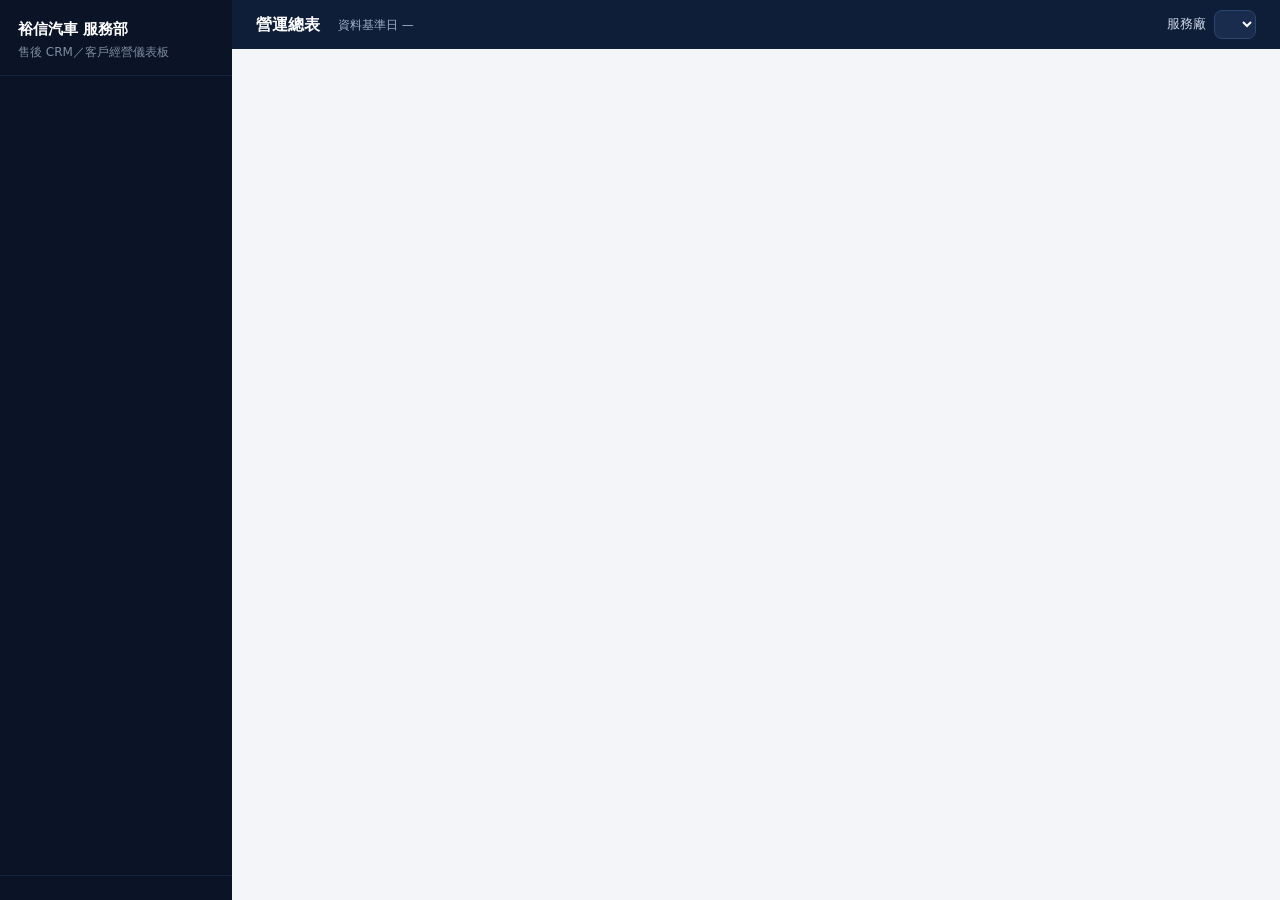
<file: index.html>
<!doctype html>
<html lang="zh-Hant">
<head>
<meta charset="utf-8">
<meta name="robots" content="noindex, nofollow">
<title>裕信售後營運儀表板</title>
<meta http-equiv="refresh" content="0; url=app/index.html#/board">
</head>
<body>
<p><a href="app/index.html#/board">前往裕信售後營運儀表板</a></p>
</body>
</html>
</file>
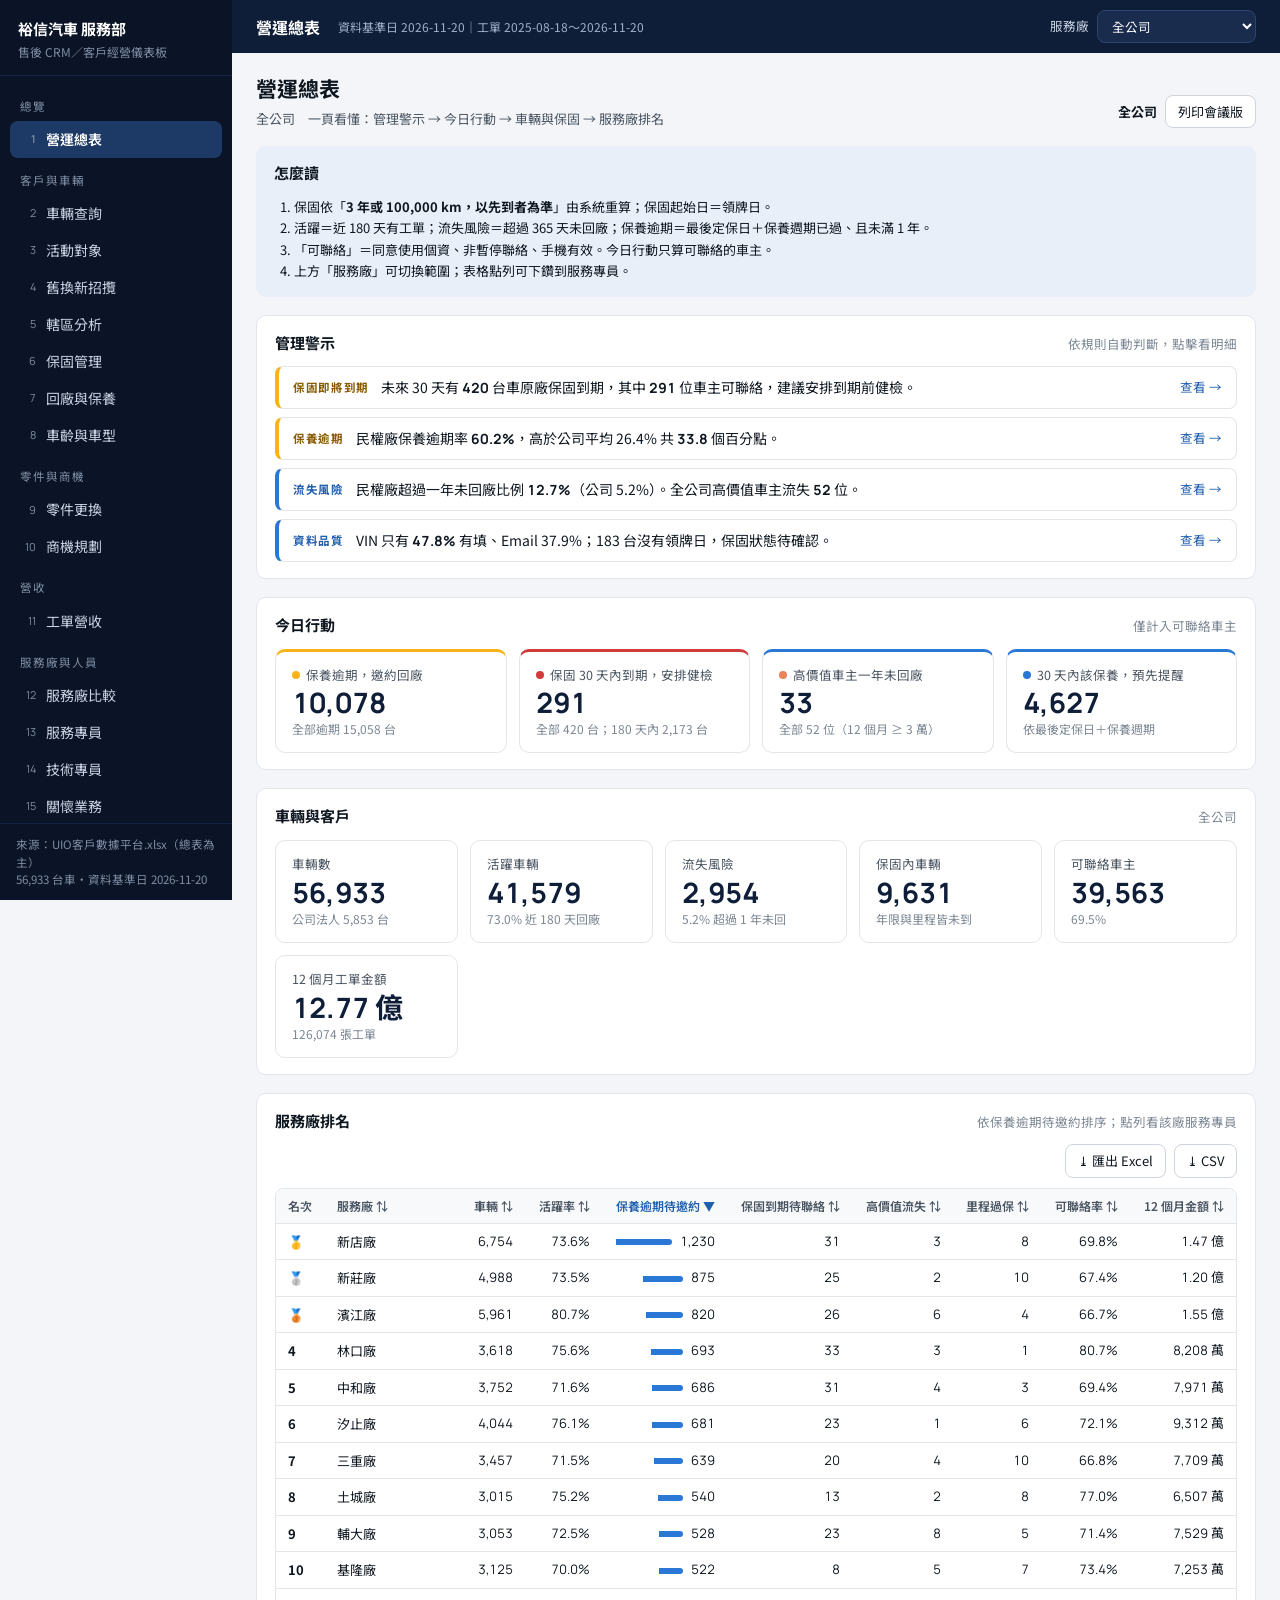
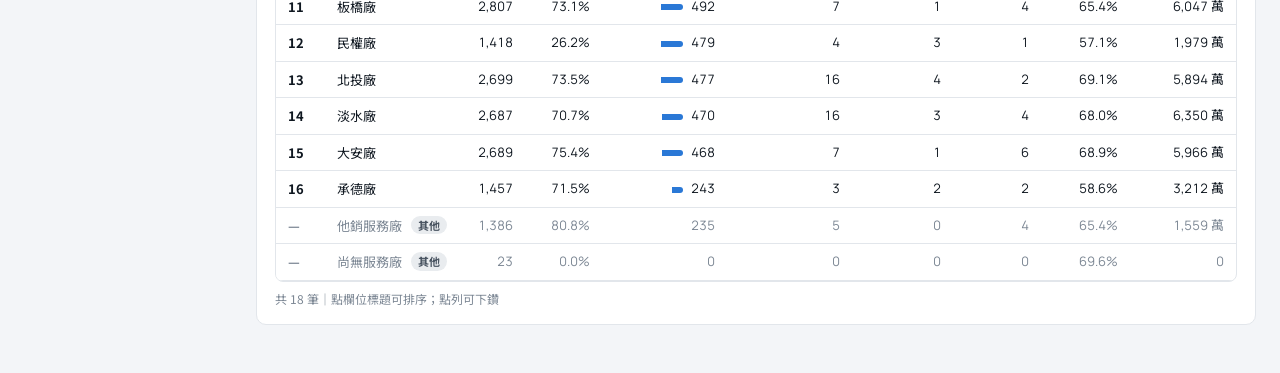
<file: app/index.html>
<!doctype html>
<html lang="zh-Hant">
<head>
<meta charset="utf-8">
<meta name="viewport" content="width=device-width, initial-scale=1, viewport-fit=cover">
<meta name="robots" content="noindex, nofollow, noarchive">
<title>裕信售後營運儀表板</title>
<link rel="preconnect" href="https://fonts.googleapis.com">
<link rel="stylesheet" href="https://fonts.googleapis.com/css2?family=Noto+Sans+TC:wght@400;500;700&family=Manrope:wght@500;600;700;800&display=swap">
<link rel="stylesheet" href="css/app.css">
</head>
<body>
<div class="shell">
  <aside class="side" id="side" aria-label="主選單">
    <div class="brand">
      <div class="brand-t">裕信汽車 服務部</div>
      <div class="brand-s">售後 CRM／客戶經營儀表板</div>
    </div>
    <nav id="nav"></nav>
    <div class="side-foot" id="sideFoot"></div>
  </aside>
  <div class="main-col">
    <header class="topbar">
      <button type="button" class="menu-btn" id="menuBtn" aria-label="開關選單" aria-controls="side">☰</button>
      <div class="top-title" id="topTitle">營運總表</div>
      <div class="top-meta" id="topMeta">資料基準日 —</div>
      <div class="top-scope">
        <label for="brSel">服務廠</label>
        <select id="brSel"></select>
      </div>
    </header>
    <main id="main" tabindex="-1"></main>
  </div>
</div>
<div class="tip" id="tip" hidden></div>
<script src="data/data.js?v=202611201930"></script>
<script src="data/insights.js?v=202611201930"></script>
<script src="js/app.js?v=202611201930"></script>
</body>
</html>
</file>
<file: app/css/app.css>
/* 版面：左側深藍導覽（分組、編號）＋上方標題列＋白色卡片內容區，與服務部既有戰情儀表板一致。單一淺色主題。 */
:root{
  color-scheme:light;
  --side:#0a1426; --side-2:#13223d; --side-ink:#c9d3e3; --side-muted:#7f8ca3; --side-act:#1d3a66;
  --top:#0f1e38; --top-ink:#ffffff;
  --bg:#f3f5f8; --panel:#ffffff; --ink:#0f1720; --ink-2:#4a5562; --muted:#7c8794; --line:#e2e6eb; --line-2:#cfd5dc;
  --accent:#1f5fae; --accent-soft:#e8eff9;
  --s1:#2a78d6; --s2:#eb6834; --s3:#1baf7a;
  --good:#0ca30c; --warn:#fab219; --serious:#ec835a; --crit:#d03b3b; --neutral:#a7b0ba;
  --good-ink:#0a6b0a; --warn-ink:#8a5a00; --crit-ink:#a32222;
  --f-body:"Noto Sans TC","Microsoft JhengHei","PingFang TC",system-ui,sans-serif;
  --f-num:"Manrope","Noto Sans TC",system-ui,sans-serif;
  --r:10px; --side-w:232px;
}
*{box-sizing:border-box}
html,body{margin:0;background:var(--bg);color:var(--ink);font-family:var(--f-body);font-size:14px;line-height:1.5}
:root{padding-top:env(safe-area-inset-top,0px);padding-bottom:env(safe-area-inset-bottom,0px)}
[hidden]{display:none!important}
button{font:inherit;color:inherit}
:focus-visible{outline:2px solid var(--accent);outline-offset:2px}
h1,h2,h3{margin:0;text-wrap:balance}
.num{font-family:var(--f-num);font-variant-numeric:tabular-nums}

/* shell */
.shell{display:grid;grid-template-columns:var(--side-w) minmax(0,1fr);min-height:100vh}
.side{background:var(--side);color:var(--side-ink);position:sticky;top:0;height:100vh;display:flex;flex-direction:column;overflow:hidden}
.brand{padding:18px 18px 14px;border-bottom:1px solid var(--side-2)}
.brand-t{font-weight:700;color:#fff;font-size:15px}
.brand-s{font-size:12px;color:var(--side-muted);margin-top:2px}
nav{flex:1;overflow-y:auto;padding:8px 10px 16px}
.nav-g{font-size:11.5px;color:var(--side-muted);letter-spacing:.08em;padding:14px 10px 6px}
.nav-a{display:flex;align-items:center;gap:10px;padding:8px 10px;border-radius:8px;color:var(--side-ink);text-decoration:none;font-size:14px}
.nav-a:hover{background:var(--side-2);color:#fff}
.nav-a[aria-current="page"]{background:var(--side-act);color:#fff;font-weight:600}
.nav-a .no{font-family:var(--f-num);font-size:11px;color:var(--side-muted);width:16px;text-align:right}
.side-foot{padding:12px 16px;border-top:1px solid var(--side-2);font-size:11.5px;color:var(--side-muted)}

.main-col{min-width:0;display:flex;flex-direction:column}
.topbar{background:var(--top);color:var(--top-ink);display:flex;align-items:center;flex-wrap:wrap;gap:8px 18px;padding:10px 24px;position:sticky;top:0;z-index:10}
.top-title{font-weight:700;font-size:16px}
.top-meta{font-size:12px;color:#9fb0c9;flex:1;min-width:200px}
.top-scope{display:flex;align-items:center;gap:8px;font-size:12.5px;color:#c9d3e3}
.top-scope select{font:inherit;background:#1a2c4d;color:#fff;border:1px solid #2c4470;border-radius:8px;padding:5px 10px}
.menu-btn{display:none;background:none;border:1px solid #2c4470;border-radius:8px;color:#fff;padding:2px 10px;font-size:16px;cursor:pointer}

main{padding:20px 24px 48px;display:grid;gap:18px;align-content:start;outline:none}
.page-h{display:flex;flex-wrap:wrap;align-items:flex-end;justify-content:space-between;gap:10px 20px}
.page-h h1{font-size:21px;font-weight:700}
.page-h p{margin:4px 0 0;color:var(--ink-2);font-size:13px}
.crumbs{display:flex;flex-wrap:wrap;gap:6px;align-items:center;font-size:13px}
.crumbs button{border:0;background:none;padding:2px;color:var(--accent);cursor:pointer;font-weight:500}
.crumbs .cur{font-weight:700}
.btn{border:1px solid var(--line-2);background:var(--panel);border-radius:8px;padding:6px 12px;font-size:13px;cursor:pointer}
.btn:hover{border-color:var(--accent);color:var(--accent)}
.btn-row{display:flex;gap:8px;flex-wrap:wrap}

.panel{background:var(--panel);border:1px solid var(--line);border-radius:var(--r);padding:16px 18px;min-width:0}
.panel-h{display:flex;align-items:baseline;justify-content:space-between;flex-wrap:wrap;gap:6px 12px;margin-bottom:12px}
.panel-h h2{font-size:15px;font-weight:700}
.panel-h p{margin:0;color:var(--muted);font-size:12.5px}
.howto{background:var(--accent-soft);border:0;font-size:13px;color:var(--ink)}
.howto ol{margin:6px 0 0;padding-left:20px;display:grid;gap:2px}
.grid2{display:grid;grid-template-columns:repeat(auto-fit,minmax(min(100%,440px),1fr));gap:16px}
.grid3{display:grid;grid-template-columns:repeat(auto-fit,minmax(min(100%,300px),1fr));gap:16px}

/* cards */
.cards{display:grid;grid-template-columns:repeat(auto-fit,minmax(180px,1fr));gap:12px}
.card{background:var(--panel);border:1px solid var(--line);border-radius:var(--r);padding:14px 16px;display:grid;gap:2px;align-content:start;text-align:left}
button.card{cursor:pointer}
button.card:hover{border-color:var(--accent)}
.card .lbl{font-size:12.5px;color:var(--ink-2);display:flex;align-items:center;gap:6px}
.card .val{font-size:28px;font-weight:700;line-height:1.15;color:var(--top)}
.card .sub{font-size:12px;color:var(--muted)}
.card.crit{border-top:3px solid var(--crit)} .card.warn{border-top:3px solid var(--warn)} .card.info{border-top:3px solid var(--s1)} .card.good{border-top:3px solid var(--good)}
.dot{width:8px;height:8px;border-radius:50%;background:var(--c);flex:none;display:inline-block}

/* alerts */
.alerts{display:grid;gap:8px}
.alert{display:grid;grid-template-columns:auto 1fr auto;gap:12px;align-items:center;background:var(--panel);border:1px solid var(--line);border-left:4px solid var(--sev);border-radius:8px;padding:10px 14px;cursor:pointer;text-align:left;width:100%}
.alert:hover{border-color:var(--line-2);border-left-color:var(--sev)}
.alert .tag{font-size:11.5px;font-weight:700;letter-spacing:.06em;color:var(--sev-ink);white-space:nowrap}
.alert .go{color:var(--accent);font-size:12.5px;white-space:nowrap}
.sev-crit{--sev:var(--crit);--sev-ink:var(--crit-ink)} .sev-warn{--sev:var(--warn);--sev-ink:var(--warn-ink)} .sev-info{--sev:var(--s1);--sev-ink:var(--accent)}

/* bars */
.hbars{display:grid;gap:8px}
.hb{display:grid;grid-template-columns:minmax(70px,110px) 1fr minmax(70px,auto);gap:10px;align-items:center;font-size:12.5px}
.hb.click{cursor:pointer}
.hb.click:hover span:first-child{color:var(--accent)}
.hb .t{height:14px;background:var(--line);border-radius:0 4px 4px 0;position:relative}
.hb .t i{position:absolute;inset:0 auto 0 0;background:var(--c,var(--s1));border-radius:0 4px 4px 0}
.hb .n{text-align:right;color:var(--ink-2)}
.wbar{display:flex;height:22px;gap:2px;border-radius:4px;overflow:hidden;margin:10px 0 12px}
.wbar span{display:block;height:100%;min-width:2px}
.legend{display:flex;flex-wrap:wrap;gap:6px 16px;font-size:12.5px;color:var(--ink-2)}
.legend span{display:inline-flex;align-items:center;gap:6px}
.rule{background:var(--accent-soft);border-radius:8px;padding:10px 12px;font-size:13px}
.kv{display:grid;grid-template-columns:1fr auto;font-size:13px}
.kv>div{padding:7px 0;border-bottom:1px solid var(--line)}
.kv>div:nth-child(even){text-align:right;font-weight:600}
.pill{display:inline-block;font-size:11px;font-weight:700;padding:1px 7px;border-radius:999px;margin-left:6px;vertical-align:1px}
.pill.g{background:#dff3df;color:var(--good-ink)} .pill.y{background:#fdf0cf;color:var(--warn-ink)} .pill.r{background:#f8dddd;color:var(--crit-ink)} .pill.n{background:#e9ecef;color:var(--ink-2)}

/* chart */
svg text{fill:var(--muted);font-family:var(--f-num);font-size:11px}
.chart{position:relative}
.tip{position:fixed;pointer-events:none;background:var(--panel);border:1px solid var(--line-2);border-radius:8px;padding:8px 10px;font-size:12px;box-shadow:0 4px 16px rgba(10,20,38,.15);white-space:nowrap;z-index:50}

/* table */
.tbl-tools{display:flex;flex-wrap:wrap;gap:8px;align-items:center;justify-content:space-between;margin-bottom:10px}
.tbl-tools input{font:inherit;border:1px solid var(--line-2);border-radius:8px;padding:5px 10px;min-width:0;width:200px}
.tbl-wrap{overflow-x:auto;border:1px solid var(--line);border-radius:8px}
table{border-collapse:collapse;width:100%;font-size:13px}
th,td{padding:8px 12px;border-bottom:1px solid var(--line);text-align:right;white-space:nowrap}
th:first-child,td:first-child,th.l,td.l{text-align:left}
td:first-child{position:sticky;left:0;background:var(--panel)}
thead th{font-size:12px;font-weight:600;color:var(--ink-2);background:#f7f9fb;cursor:pointer;user-select:none;position:sticky;top:0}
thead th:first-child{z-index:1}
thead th[aria-sort]{color:var(--accent)}
tbody tr.click{cursor:pointer}
tbody tr.click:hover td{background:var(--accent-soft)}
tbody tr.other td{color:var(--muted)}
.rank{font-weight:700}
.cellbar{display:inline-block;height:6px;border-radius:0 3px 3px 0;background:var(--s1);vertical-align:middle;margin-right:8px}
.tbl-foot{font-size:12px;color:var(--muted);margin-top:8px}
.note{font-size:12.5px;color:var(--muted)}
.empty{padding:28px;text-align:center;color:var(--muted)}

@media (max-width:900px){
  .shell{grid-template-columns:1fr}
  .side{position:fixed;inset:0 auto 0 0;width:var(--side-w);z-index:30;transform:translateX(-100%);transition:transform .2s}
  .side.open{transform:none;box-shadow:0 0 0 100vmax rgba(0,0,0,.35)}
  .menu-btn{display:inline-block}
  main{padding:16px}
  .topbar{padding:10px 16px}
  .alert{grid-template-columns:1fr}.alert .go{display:none}
}
@media (prefers-reduced-motion:reduce){.side{transition:none}}
@media print{
  .side,.topbar,.btn,.tbl-tools input{display:none!important}
  .shell{display:block} main{padding:0}
  .panel,.card{break-inside:avoid}
  .tbl-wrap{overflow:visible}
}

/* 車輛查詢 */
.filters{display:grid;grid-template-columns:repeat(auto-fill,minmax(180px,1fr));gap:10px 12px}
.filters label{display:grid;gap:4px;font-size:12px;color:var(--ink-2);min-width:0}
.filters select,.filters input{font:inherit;font-size:13px;color:var(--ink);background:var(--panel);border:1px solid var(--line-2);border-radius:8px;padding:6px 8px;width:100%;min-width:0}
.filters .f-q{grid-column:1/-1}
.filters .f-q input{max-width:420px}
.lf-count{margin-top:12px;font-size:13px;color:var(--ink-2)}
.pager{display:flex;gap:8px;align-items:center;justify-content:flex-end;margin-top:10px}
.btn[disabled]{opacity:.45;cursor:default}
.btn-xs{padding:1px 8px;font-size:12px}
.who{display:flex;gap:12px;align-items:center;margin-bottom:10px}
.avatar{width:44px;height:44px;border-radius:50%;background:var(--top);color:#fff;display:grid;place-items:center;font-weight:700;font-size:18px;flex:none}
.avatar.car{background:var(--accent-soft);font-size:20px}
.who-n{font-size:18px;font-weight:700}
.kv .kv-v{font-weight:600}
</file>
